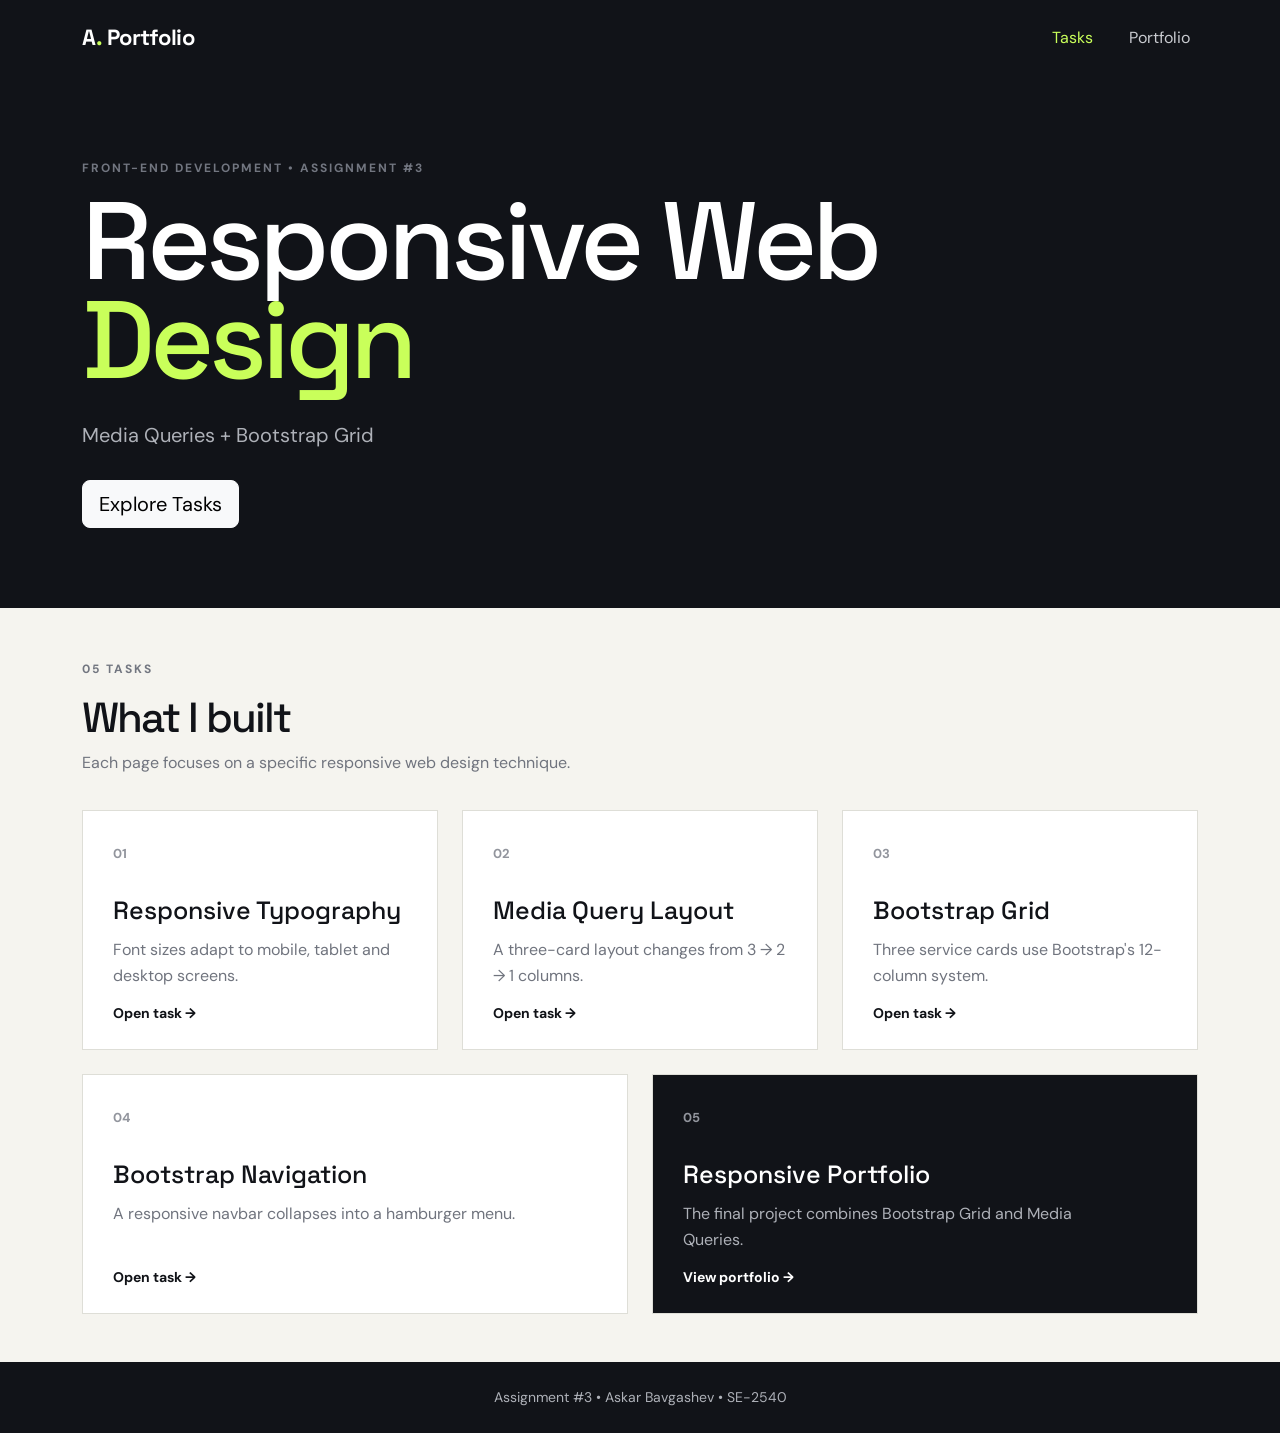
<file: index.html>
<!DOCTYPE html>
<html lang="en">
<head>
  <meta charset="UTF-8">
  <meta name="viewport" content="width=device-width, initial-scale=1.0">
  <title>Assignment #3 | Responsive Web Design</title>
  <link href="https://cdn.jsdelivr.net/npm/bootstrap@5.3.3/dist/css/bootstrap.min.css" rel="stylesheet">
  <link rel="stylesheet" href="css/style.css">
</head>
<body class="home-page">
  <nav class="navbar navbar-expand-lg navbar-dark site-nav">
    <div class="container">
      <a class="navbar-brand fw-bold" href="index.html">A<span>.</span> Portfolio</a>
      <button class="navbar-toggler" type="button" data-bs-toggle="collapse" data-bs-target="#homeNav">
        <span class="navbar-toggler-icon"></span>
      </button>
      <div class="collapse navbar-collapse" id="homeNav">
        <ul class="navbar-nav ms-auto">
          <li class="nav-item"><a class="nav-link active" href="index.html">Tasks</a></li>
          <li class="nav-item"><a class="nav-link" href="portfolio.html">Portfolio</a></li>
        </ul>
      </div>
    </div>
  </nav>

  <main>
    <section class="assignment-hero">
      <div class="container">
        <span class="eyebrow">FRONT-END DEVELOPMENT • ASSIGNMENT #3</span>
        <h1>Responsive Web<br><span>Design</span></h1>
        <p>Media Queries + Bootstrap Grid</p>
        <a href="#tasks" class="btn btn-light btn-lg">Explore Tasks</a>
      </div>
    </section>

    <section class="container py-5" id="tasks">
      <div class="section-title">
        <span class="eyebrow">05 TASKS</span>
        <h2>What I built</h2>
        <p>Each page focuses on a specific responsive web design technique.</p>
      </div>

      <div class="row g-4">
        <div class="col-12 col-md-6 col-lg-4">
          <a class="task-card" href="task0.html">
            <span class="task-number">01</span>
            <h3>Responsive Typography</h3>
            <p>Font sizes adapt to mobile, tablet and desktop screens.</p>
            <span class="task-link">Open task →</span>
          </a>
        </div>
        <div class="col-12 col-md-6 col-lg-4">
          <a class="task-card" href="task1.html">
            <span class="task-number">02</span>
            <h3>Media Query Layout</h3>
            <p>A three-card layout changes from 3 → 2 → 1 columns.</p>
            <span class="task-link">Open task →</span>
          </a>
        </div>
        <div class="col-12 col-md-6 col-lg-4">
          <a class="task-card" href="task2.html">
            <span class="task-number">03</span>
            <h3>Bootstrap Grid</h3>
            <p>Three service cards use Bootstrap's 12-column system.</p>
            <span class="task-link">Open task →</span>
          </a>
        </div>
        <div class="col-12 col-md-6 col-lg-6">
          <a class="task-card" href="task3.html">
            <span class="task-number">04</span>
            <h3>Bootstrap Navigation</h3>
            <p>A responsive navbar collapses into a hamburger menu.</p>
            <span class="task-link">Open task →</span>
          </a>
        </div>
        <div class="col-12 col-lg-6">
          <a class="task-card featured-task" href="portfolio.html">
            <span class="task-number">05</span>
            <h3>Responsive Portfolio</h3>
            <p>The final project combines Bootstrap Grid and Media Queries.</p>
            <span class="task-link">View portfolio →</span>
          </a>
        </div>
      </div>
    </section>
  </main>

  <footer class="simple-footer">Assignment #3 • Askar Bavgashev • SE-2540</footer>
  <script src="https://cdn.jsdelivr.net/npm/bootstrap@5.3.3/dist/js/bootstrap.bundle.min.js"></script>
</body>
</html>
</file>
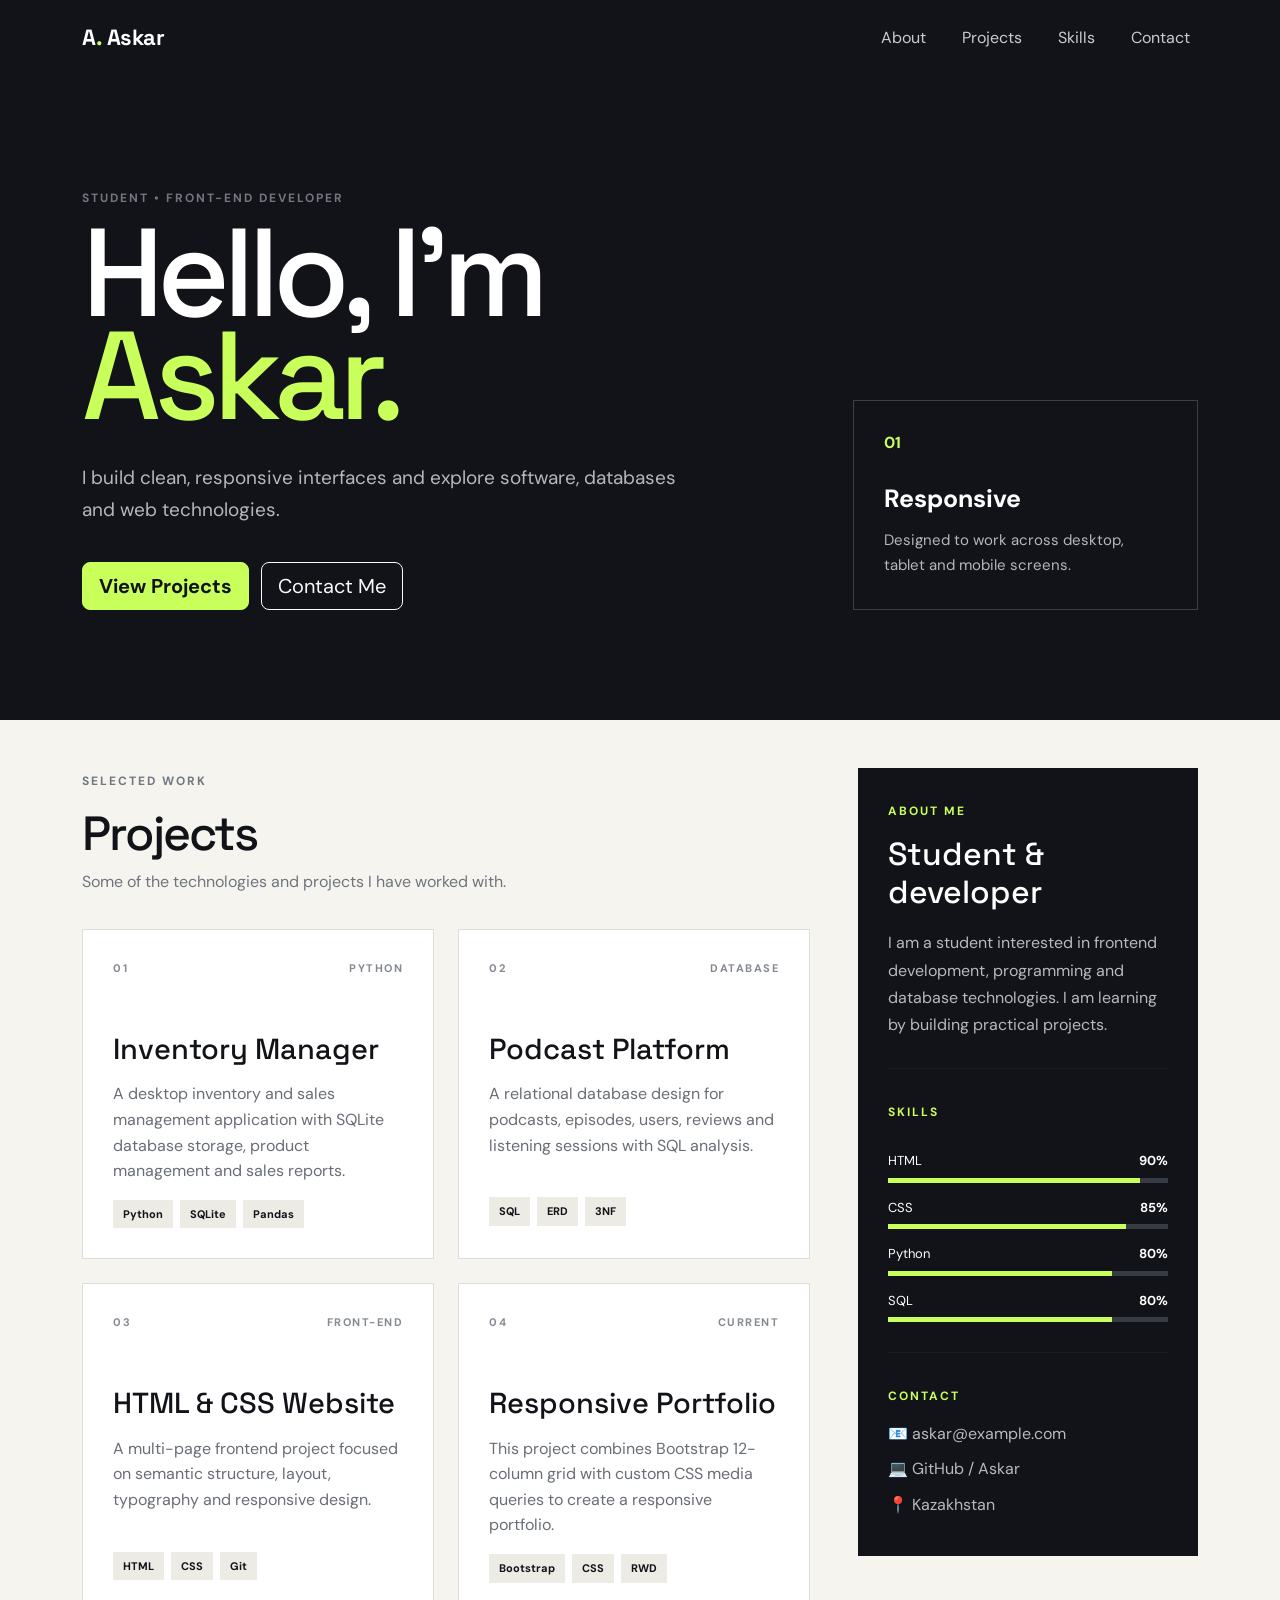
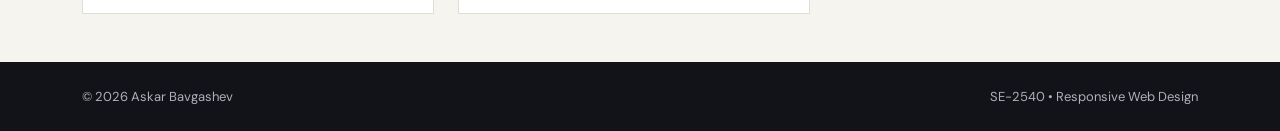
<file: portfolio.html>
<!DOCTYPE html>
<html lang="en">
<head>
  <meta charset="UTF-8">
  <meta name="viewport" content="width=device-width, initial-scale=1.0">
  <title>Askar | Responsive Portfolio</title>
  <link href="https://cdn.jsdelivr.net/npm/bootstrap@5.3.3/dist/css/bootstrap.min.css" rel="stylesheet">
  <link rel="stylesheet" href="css/style.css">
</head>
<body class="portfolio-page">

  <nav class="navbar navbar-expand-lg navbar-dark site-nav sticky-top">
    <div class="container">
      <a class="navbar-brand fw-bold" href="portfolio.html">A<span>.</span> Askar</a>
      <button class="navbar-toggler" type="button" data-bs-toggle="collapse"
              data-bs-target="#mainNav" aria-controls="mainNav"
              aria-expanded="false" aria-label="Toggle navigation">
        <span class="navbar-toggler-icon"></span>
      </button>
      <div class="collapse navbar-collapse" id="mainNav">
        <ul class="navbar-nav ms-auto">
          <li class="nav-item"><a class="nav-link" href="#about">About</a></li>
          <li class="nav-item"><a class="nav-link" href="#projects">Projects</a></li>
          <li class="nav-item"><a class="nav-link" href="#skills">Skills</a></li>
          <li class="nav-item"><a class="nav-link" href="#contact">Contact</a></li>
        </ul>
      </div>
    </div>
  </nav>

  <header class="portfolio-hero">
    <div class="container">
      <div class="hero-grid">
        <div>
          <span class="eyebrow">STUDENT • FRONT-END DEVELOPER</span>
          <h1>Hello, I'm<br><span>Askar.</span></h1>
          <p>
            I build clean, responsive interfaces and explore software,
            databases and web technologies.
          </p>
          <div class="hero-actions">
            <a href="#projects" class="btn btn-primary btn-lg">View Projects</a>
            <a href="#contact" class="btn btn-outline-light btn-lg">Contact Me</a>
          </div>
        </div>
        <div class="hero-stat">
          <span>01</span>
          <strong>Responsive</strong>
          <p>Designed to work across desktop, tablet and mobile screens.</p>
        </div>
      </div>
    </div>
  </header>

  <main class="container py-5">
    <div class="row g-5">

      <section class="col-12 col-lg-8" id="projects">
        <div class="section-title">
          <span class="eyebrow">SELECTED WORK</span>
          <h2>Projects</h2>
          <p>Some of the technologies and projects I have worked with.</p>
        </div>

        <div class="row g-4">
          <div class="col-12 col-md-6">
            <article class="portfolio-card">
              <div class="portfolio-card-top"><span>01</span><span>PYTHON</span></div>
              <h3>Inventory Manager</h3>
              <p>
                A desktop inventory and sales management application with
                SQLite database storage, product management and sales reports.
              </p>
              <div class="tags"><span>Python</span><span>SQLite</span><span>Pandas</span></div>
            </article>
          </div>

          <div class="col-12 col-md-6">
            <article class="portfolio-card">
              <div class="portfolio-card-top"><span>02</span><span>DATABASE</span></div>
              <h3>Podcast Platform</h3>
              <p>
                A relational database design for podcasts, episodes, users,
                reviews and listening sessions with SQL analysis.
              </p>
              <div class="tags"><span>SQL</span><span>ERD</span><span>3NF</span></div>
            </article>
          </div>

          <div class="col-12 col-md-6">
            <article class="portfolio-card">
              <div class="portfolio-card-top"><span>03</span><span>FRONT-END</span></div>
              <h3>HTML & CSS Website</h3>
              <p>
                A multi-page frontend project focused on semantic structure,
                layout, typography and responsive design.
              </p>
              <div class="tags"><span>HTML</span><span>CSS</span><span>Git</span></div>
            </article>
          </div>

          <div class="col-12 col-md-6">
            <article class="portfolio-card">
              <div class="portfolio-card-top"><span>04</span><span>CURRENT</span></div>
              <h3>Responsive Portfolio</h3>
              <p>
                This project combines Bootstrap 12-column grid with custom
                CSS media queries to create a responsive portfolio.
              </p>
              <div class="tags"><span>Bootstrap</span><span>CSS</span><span>RWD</span></div>
            </article>
          </div>
        </div>
      </section>

      <aside class="col-12 col-lg-4">
        <div class="portfolio-sidebar">
          <section id="about">
            <span class="eyebrow">ABOUT ME</span>
            <h2>Student & developer</h2>
            <p>
              I am a student interested in frontend development, programming
              and database technologies. I am learning by building practical
              projects.
            </p>
          </section>

          <hr>

          <section id="skills">
            <span class="eyebrow">SKILLS</span>
            <div class="skill-list">
              <div><span>HTML</span><strong>90%</strong></div>
              <div class="skill-bar"><i style="width:90%"></i></div>
              <div><span>CSS</span><strong>85%</strong></div>
              <div class="skill-bar"><i style="width:85%"></i></div>
              <div><span>Python</span><strong>80%</strong></div>
              <div class="skill-bar"><i style="width:80%"></i></div>
              <div><span>SQL</span><strong>80%</strong></div>
              <div class="skill-bar"><i style="width:80%"></i></div>
            </div>
          </section>

          <hr>

          <section id="contact">
            <span class="eyebrow">CONTACT</span>
            <p class="contact-line">📧 askar@example.com</p>
            <p class="contact-line">💻 GitHub / Askar</p>
            <p class="contact-line">📍 Kazakhstan</p>
          </section>
        </div>
      </aside>

    </div>
  </main>

  <footer class="portfolio-footer">
    <div class="container d-flex justify-content-between align-items-center">
      <span>© 2026 Askar Bavgashev</span>
      <span>SE-2540 • Responsive Web Design</span>
    </div>
  </footer>

  <script src="https://cdn.jsdelivr.net/npm/bootstrap@5.3.3/dist/js/bootstrap.bundle.min.js"></script>
</body>
</html>
</file>
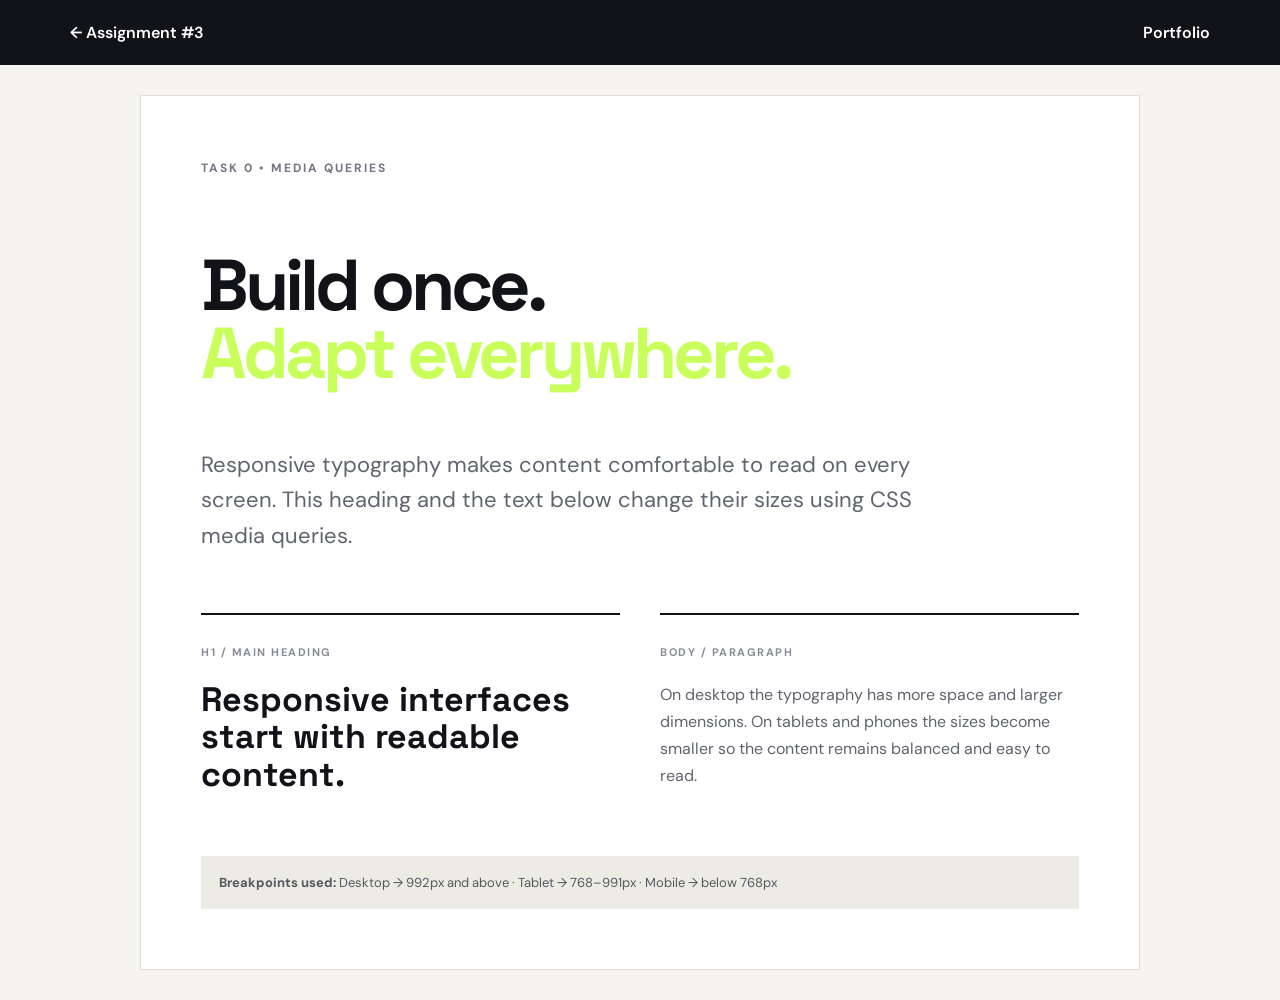
<file: task0.html>
<!DOCTYPE html>
<html lang="en">
<head>
  <meta charset="UTF-8">
  <meta name="viewport" content="width=device-width, initial-scale=1.0">
  <title>Task 0 | Responsive Typography</title>
  <link rel="stylesheet" href="css/style.css">
</head>
<body>
  <nav class="mini-nav"><a href="index.html">← Assignment #3</a><a href="portfolio.html">Portfolio</a></nav>

  <main class="container py-5">
    <section class="typography-demo">
      <span class="eyebrow">TASK 0 • MEDIA QUERIES</span>
      <h1>Build once.<br><span>Adapt everywhere.</span></h1>
      <p class="lead-text">
        Responsive typography makes content comfortable to read on every screen.
        This heading and the text below change their sizes using CSS media queries.
      </p>

      <div class="type-samples">
        <article>
          <span class="sample-label">H1 / MAIN HEADING</span>
          <h2>Responsive interfaces start with readable content.</h2>
        </article>
        <article>
          <span class="sample-label">BODY / PARAGRAPH</span>
          <p>
            On desktop the typography has more space and larger dimensions.
            On tablets and phones the sizes become smaller so the content remains
            balanced and easy to read.
          </p>
        </article>
      </div>

      <div class="breakpoint-note">
        <strong>Breakpoints used:</strong>
        Desktop → 992px and above · Tablet → 768–991px · Mobile → below 768px
      </div>
    </section>
  </main>
</body>
</html>
</file>
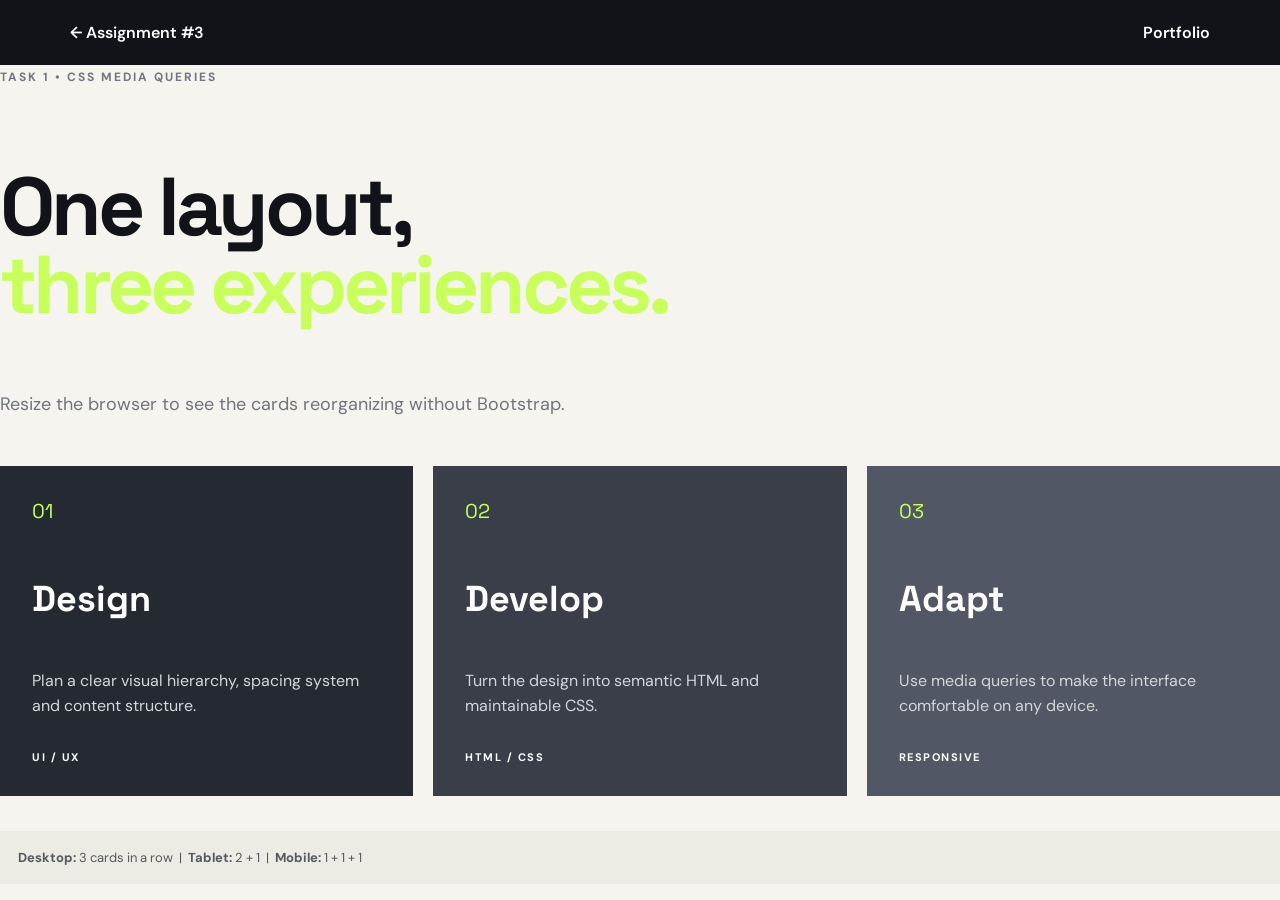
<file: task1.html>
<!DOCTYPE html>
<html lang="en">
<head>
  <meta charset="UTF-8">
  <meta name="viewport" content="width=device-width, initial-scale=1.0">
  <title>Task 1 | Responsive Layout</title>
  <link rel="stylesheet" href="css/style.css">
</head>
<body>
  <nav class="mini-nav"><a href="index.html">← Assignment #3</a><a href="portfolio.html">Portfolio</a></nav>

  <main class="container py-5">
    <section class="task-intro">
      <span class="eyebrow">TASK 1 • CSS MEDIA QUERIES</span>
      <h1>One layout,<br><span>three experiences.</span></h1>
      <p>Resize the browser to see the cards reorganizing without Bootstrap.</p>
    </section>

    <section class="responsive-cards">
      <article class="responsive-card card-one">
        <div class="card-icon">01</div>
        <h2>Design</h2>
        <p>Plan a clear visual hierarchy, spacing system and content structure.</p>
        <span>UI / UX</span>
      </article>
      <article class="responsive-card card-two">
        <div class="card-icon">02</div>
        <h2>Develop</h2>
        <p>Turn the design into semantic HTML and maintainable CSS.</p>
        <span>HTML / CSS</span>
      </article>
      <article class="responsive-card card-three">
        <div class="card-icon">03</div>
        <h2>Adapt</h2>
        <p>Use media queries to make the interface comfortable on any device.</p>
        <span>RESPONSIVE</span>
      </article>
    </section>

    <div class="layout-explanation">
      <strong>Desktop:</strong> 3 cards in a row &nbsp;|&nbsp;
      <strong>Tablet:</strong> 2 + 1 &nbsp;|&nbsp;
      <strong>Mobile:</strong> 1 + 1 + 1
    </div>
  </main>
</body>
</html>
</file>
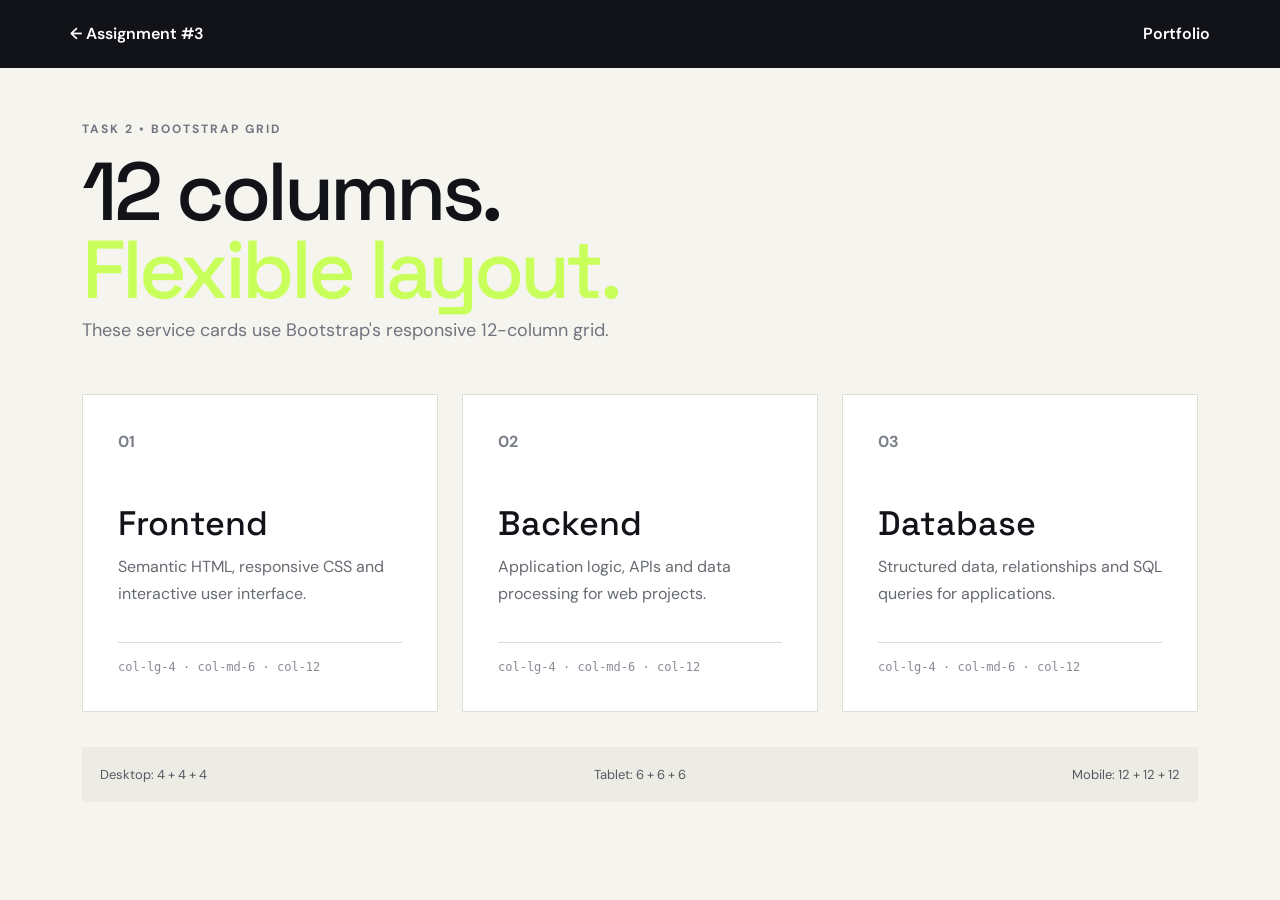
<file: task2.html>
<!DOCTYPE html>
<html lang="en">
<head>
  <meta charset="UTF-8">
  <meta name="viewport" content="width=device-width, initial-scale=1.0">
  <title>Task 2 | Bootstrap Grid</title>
  <link href="https://cdn.jsdelivr.net/npm/bootstrap@5.3.3/dist/css/bootstrap.min.css" rel="stylesheet">
  <link rel="stylesheet" href="css/style.css">
</head>
<body>
  <nav class="mini-nav"><a href="index.html">← Assignment #3</a><a href="portfolio.html">Portfolio</a></nav>

  <main class="container py-5">
    <section class="task-intro">
      <span class="eyebrow">TASK 2 • BOOTSTRAP GRID</span>
      <h1>12 columns.<br><span>Flexible layout.</span></h1>
      <p>These service cards use Bootstrap's responsive 12-column grid.</p>
    </section>

    <div class="row g-4 bootstrap-services">
      <div class="col-12 col-md-6 col-lg-4">
        <article class="service-card">
          <div class="service-icon">01</div>
          <h2>Frontend</h2>
          <p>Semantic HTML, responsive CSS and interactive user interface.</p>
          <div class="service-meta">col-lg-4 · col-md-6 · col-12</div>
        </article>
      </div>
      <div class="col-12 col-md-6 col-lg-4">
        <article class="service-card">
          <div class="service-icon">02</div>
          <h2>Backend</h2>
          <p>Application logic, APIs and data processing for web projects.</p>
          <div class="service-meta">col-lg-4 · col-md-6 · col-12</div>
        </article>
      </div>
      <div class="col-12 col-md-6 col-lg-4">
        <article class="service-card">
          <div class="service-icon">03</div>
          <h2>Database</h2>
          <p>Structured data, relationships and SQL queries for applications.</p>
          <div class="service-meta">col-lg-4 · col-md-6 · col-12</div>
        </article>
      </div>
    </div>

    <div class="grid-visual">
      <span>Desktop: 4 + 4 + 4</span>
      <span>Tablet: 6 + 6 + 6</span>
      <span>Mobile: 12 + 12 + 12</span>
    </div>
  </main>
</body>
</html>
</file>
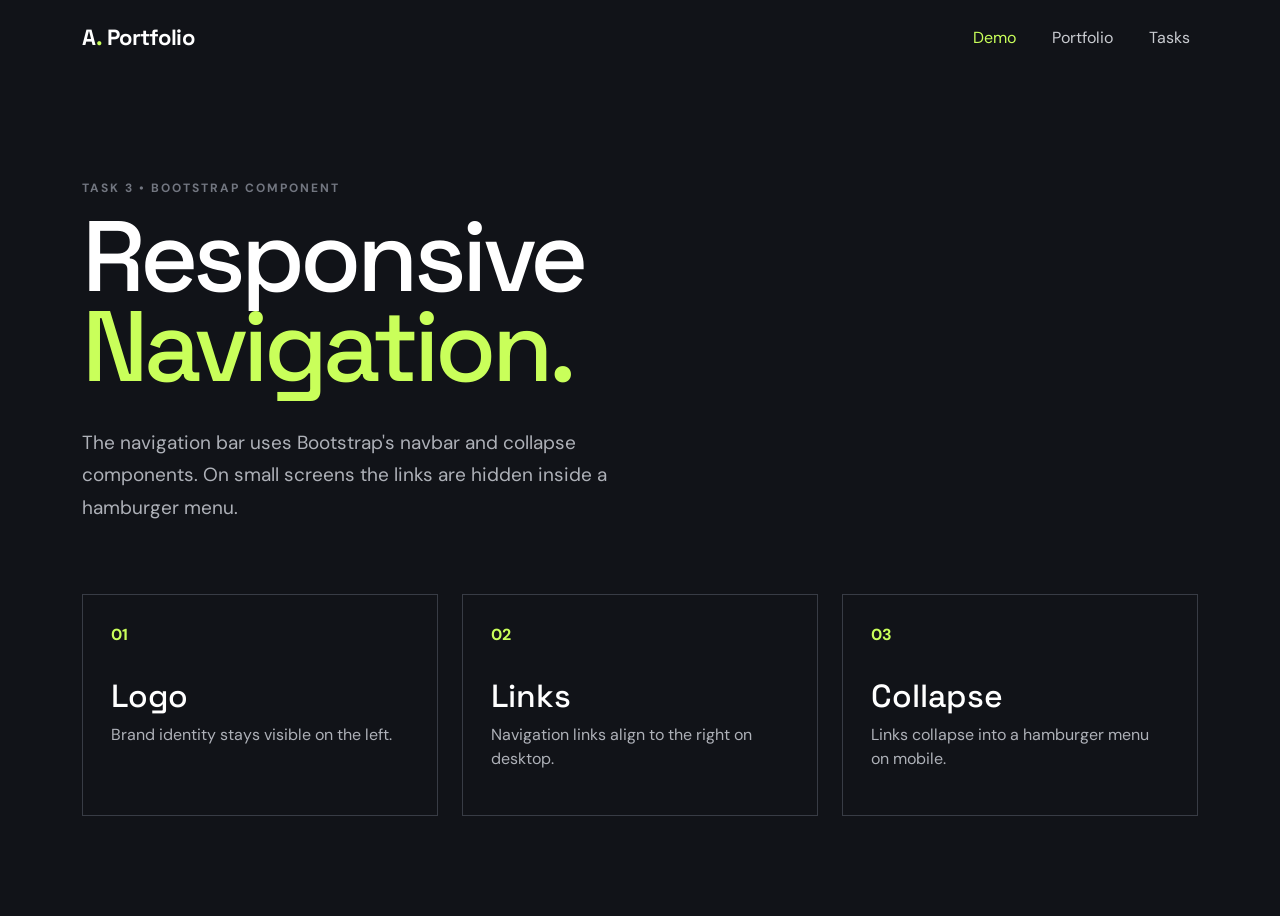
<file: task3.html>
<!DOCTYPE html>
<html lang="en">
<head>
  <meta charset="UTF-8">
  <meta name="viewport" content="width=device-width, initial-scale=1.0">
  <title>Task 3 | Bootstrap Navbar</title>
  <link href="https://cdn.jsdelivr.net/npm/bootstrap@5.3.3/dist/css/bootstrap.min.css" rel="stylesheet">
  <link rel="stylesheet" href="css/style.css">
</head>
<body>
  <nav class="navbar navbar-expand-lg navbar-dark site-nav">
    <div class="container">
      <a class="navbar-brand fw-bold" href="index.html">A<span>.</span> Portfolio</a>

      <button class="navbar-toggler" type="button" data-bs-toggle="collapse"
              data-bs-target="#portfolioNav" aria-controls="portfolioNav"
              aria-expanded="false" aria-label="Toggle navigation">
        <span class="navbar-toggler-icon"></span>
      </button>

      <div class="collapse navbar-collapse" id="portfolioNav">
        <ul class="navbar-nav ms-auto">
          <li class="nav-item"><a class="nav-link active" href="task3.html">Demo</a></li>
          <li class="nav-item"><a class="nav-link" href="portfolio.html">Portfolio</a></li>
          <li class="nav-item"><a class="nav-link" href="index.html">Tasks</a></li>
        </ul>
      </div>
    </div>
  </nav>

  <main class="navbar-demo">
    <div class="container">
      <span class="eyebrow">TASK 3 • BOOTSTRAP COMPONENT</span>
      <h1>Responsive<br><span>Navigation.</span></h1>
      <p>
        The navigation bar uses Bootstrap's navbar and collapse components.
        On small screens the links are hidden inside a hamburger menu.
      </p>

      <div class="navbar-features row g-4">
        <div class="col-12 col-md-4">
          <div><strong>01</strong><h2>Logo</h2><p>Brand identity stays visible on the left.</p></div>
        </div>
        <div class="col-12 col-md-4">
          <div><strong>02</strong><h2>Links</h2><p>Navigation links align to the right on desktop.</p></div>
        </div>
        <div class="col-12 col-md-4">
          <div><strong>03</strong><h2>Collapse</h2><p>Links collapse into a hamburger menu on mobile.</p></div>
        </div>
      </div>
    </div>
  </main>

  <script src="https://cdn.jsdelivr.net/npm/bootstrap@5.3.3/dist/js/bootstrap.bundle.min.js"></script>
</body>
</html>
</file>
<file: css/style.css>
@import url('https://fonts.googleapis.com/css2?family=DM+Sans:wght@400;500;600;700&family=Space+Grotesk:wght@500;600;700&display=swap');

:root {
  --dark: #111318;
  --dark-soft: #1a1d24;
  --paper: #f5f4ef;
  --white: #ffffff;
  --accent: #c9ff5a;
  --muted: #70747e;
  --border: #deded7;
}

* {
  box-sizing: border-box;
}

html {
  scroll-behavior: smooth;
}

body {
  margin: 0;
  background: var(--paper);
  color: var(--dark);
  font-family: "DM Sans", Arial, sans-serif;
}

h1, h2, h3, .navbar-brand {
  font-family: "Space Grotesk", Arial, sans-serif;
}

.site-nav {
  background: var(--dark);
  padding: 16px 0;
}

.site-nav .navbar-brand {
  font-size: 22px;
  letter-spacing: -0.5px;
}

.site-nav .navbar-brand span,
.assignment-hero h1 span,
.typography-demo h1 span,
.task-intro h1 span,
.navbar-demo h1 span,
.portfolio-hero h1 span {
  color: var(--accent);
}

.site-nav .nav-link {
  margin-left: 20px;
  color: #c9cbd0;
}

.site-nav .nav-link:hover,
.site-nav .nav-link.active {
  color: var(--accent);
}

.eyebrow {
  display: inline-block;
  margin-bottom: 15px;
  font-size: 12px;
  font-weight: 700;
  letter-spacing: 2px;
  color: #727680;
}

.assignment-hero {
  min-height: 520px;
  display: flex;
  align-items: center;
  background: var(--dark);
  color: white;
  padding: 80px 0;
}

.assignment-hero h1 {
  margin: 0;
  font-size: clamp(54px, 9vw, 110px);
  line-height: .9;
  letter-spacing: -5px;
}

.assignment-hero p {
  margin: 30px 0;
  color: #aeb1b8;
  font-size: 20px;
}

.section-title {
  margin-bottom: 35px;
}

.section-title h2 {
  margin: 0 0 8px;
  font-size: 42px;
  letter-spacing: -2px;
}

.section-title p {
  color: var(--muted);
}

.task-card {
  min-height: 240px;
  display: block;
  position: relative;
  padding: 30px;
  border: 1px solid var(--border);
  background: white;
  color: var(--dark);
  text-decoration: none;
  transition: .25s ease;
}

.task-card:hover {
  color: var(--dark);
  transform: translateY(-5px);
  border-color: var(--dark);
}

.task-card.featured-task {
  background: var(--dark);
  color: white;
}

.task-card.featured-task:hover {
  color: white;
}

.task-number {
  font-size: 13px;
  font-weight: 700;
  color: #92959d;
}

.task-card h3 {
  margin: 30px 0 12px;
  font-size: 25px;
}

.task-card p {
  max-width: 430px;
  color: #70747e;
  line-height: 1.6;
}

.featured-task p {
  color: #aeb1b8;
}

.task-link {
  position: absolute;
  bottom: 25px;
  font-weight: 700;
  font-size: 14px;
}

.simple-footer {
  padding: 25px;
  background: var(--dark);
  color: #aeb1b8;
  text-align: center;
  font-size: 14px;
}

/* Shared task pages */
.mini-nav {
  display: flex;
  justify-content: space-between;
  padding: 22px max(20px, calc((100% - 1140px) / 2));
  background: var(--dark);
}

.mini-nav a {
  color: white;
  text-decoration: none;
  font-weight: 600;
}

.mini-nav a:hover {
  color: var(--accent);
}

.task-intro {
  margin-bottom: 50px;
}

.task-intro h1 {
  font-size: clamp(48px, 7vw, 82px);
  line-height: .95;
  letter-spacing: -4px;
}

.task-intro p {
  color: var(--muted);
  font-size: 18px;
}

/* Task 0 */
.typography-demo {
  max-width: 1000px;
  margin: 30px auto;
  padding: 60px;
  background: white;
  border: 1px solid var(--border);
}

.typography-demo h1 {
  font-size: 72px;
  line-height: .95;
  letter-spacing: -4px;
}

.lead-text {
  max-width: 760px;
  margin: 30px 0 60px;
  color: #60646d;
  font-size: 22px;
  line-height: 1.6;
}

.type-samples {
  display: grid;
  grid-template-columns: 1fr 1fr;
  gap: 40px;
}

.type-samples article {
  padding-top: 25px;
  border-top: 2px solid var(--dark);
}

.sample-label {
  font-size: 11px;
  font-weight: 700;
  letter-spacing: 1.5px;
  color: #888c94;
}

.type-samples h2 {
  margin-top: 20px;
  font-size: 34px;
  line-height: 1.1;
}

.type-samples p {
  margin-top: 20px;
  color: #60646d;
  line-height: 1.7;
}

.breakpoint-note,
.layout-explanation,
.grid-visual {
  margin-top: 35px;
  padding: 18px;
  background: #ecebe4;
  font-size: 13px;
  color: #555960;
}

/* Task 1 */
.responsive-cards {
  display: flex;
  flex-wrap: wrap;
  gap: 20px;
}

.responsive-card {
  flex: 1 1 calc(33.333% - 14px);
  min-height: 330px;
  padding: 32px;
  color: white;
  display: flex;
  flex-direction: column;
  justify-content: flex-end;
}

.card-one { background: #252932; }
.card-two { background: #393e49; }
.card-three { background: #515764; }

.card-icon {
  margin-bottom: auto;
  font-family: "Space Grotesk";
  font-size: 20px;
  color: var(--accent);
}

.responsive-card h2 {
  font-size: 36px;
}

.responsive-card p {
  color: #d4d6da;
  line-height: 1.6;
}

.responsive-card > span {
  margin-top: 15px;
  font-size: 11px;
  font-weight: 700;
  letter-spacing: 1.5px;
}

/* Task 2 */
.bootstrap-services .service-card {
  height: 100%;
  padding: 35px;
  background: white;
  border: 1px solid var(--border);
  transition: .25s ease;
}

.service-card:hover {
  transform: translateY(-5px);
}

.service-icon {
  color: #7b8089;
  font-weight: 700;
  margin-bottom: 50px;
}

.service-card h2 {
  font-size: 34px;
}

.service-card p {
  color: #666a72;
  line-height: 1.7;
}

.service-meta {
  margin-top: 35px;
  padding-top: 15px;
  border-top: 1px solid var(--border);
  font-family: monospace;
  font-size: 12px;
  color: #888c94;
}

.grid-visual {
  display: flex;
  justify-content: space-between;
  gap: 15px;
}

/* Task 3 */
.navbar-demo {
  min-height: calc(100vh - 74px);
  padding: 100px 0;
  background: var(--dark);
  color: white;
}

.navbar-demo h1 {
  font-size: clamp(55px, 9vw, 100px);
  line-height: .9;
  letter-spacing: -5px;
}

.navbar-demo > .container > p {
  max-width: 600px;
  margin: 35px 0 70px;
  color: #aeb1b8;
  font-size: 19px;
  line-height: 1.7;
}

.navbar-features > div > div {
  height: 100%;
  padding: 28px;
  border: 1px solid #383c45;
}

.navbar-features strong {
  color: var(--accent);
}

.navbar-features h2 {
  margin-top: 30px;
}

.navbar-features p {
  color: #aeb1b8;
}

/* Task 4 */
.portfolio-page {
  background: var(--paper);
}

.portfolio-hero {
  padding: 110px 0;
  background: var(--dark);
  color: white;
}

.hero-grid {
  display: grid;
  grid-template-columns: 2fr 1fr;
  gap: 80px;
  align-items: end;
}

.portfolio-hero h1 {
  font-size: clamp(65px, 10vw, 125px);
  line-height: .82;
  letter-spacing: -7px;
}

.portfolio-hero p {
  max-width: 620px;
  margin: 35px 0;
  color: #b4b7be;
  font-size: 19px;
  line-height: 1.7;
}

.hero-actions {
  display: flex;
  gap: 12px;
}

.btn-primary {
  background: var(--accent);
  border-color: var(--accent);
  color: var(--dark);
  font-weight: 700;
}

.btn-primary:hover {
  background: white;
  border-color: white;
  color: var(--dark);
}

.hero-stat {
  padding: 30px;
  border: 1px solid #3b3e47;
}

.hero-stat span {
  color: var(--accent);
  font-weight: 700;
}

.hero-stat strong {
  display: block;
  margin: 25px 0 10px;
  font-size: 25px;
}

.hero-stat p {
  margin: 0;
  font-size: 15px;
}

.portfolio-page .section-title h2 {
  font-size: 48px;
}

.portfolio-card {
  height: 100%;
  padding: 30px;
  background: white;
  border: 1px solid var(--border);
  transition: .25s ease;
}

.portfolio-card:hover {
  transform: translateY(-5px);
}

.portfolio-card-top {
  display: flex;
  justify-content: space-between;
  color: #858991;
  font-size: 11px;
  font-weight: 700;
  letter-spacing: 1.5px;
}

.portfolio-card h3 {
  margin: 55px 0 15px;
  font-size: 29px;
}

.portfolio-card p {
  min-height: 100px;
  color: #696d75;
  line-height: 1.6;
}

.tags {
  display: flex;
  flex-wrap: wrap;
  gap: 7px;
}

.tags span {
  padding: 6px 10px;
  background: #ecebe4;
  font-size: 11px;
  font-weight: 700;
}

.portfolio-sidebar {
  position: sticky;
  top: 100px;
  padding: 30px;
  background: var(--dark);
  color: white;
}

.portfolio-sidebar h2 {
  margin-bottom: 18px;
}

.portfolio-sidebar p {
  color: #b6b9c0;
  line-height: 1.7;
}

.portfolio-sidebar hr {
  margin: 30px 0;
  border-color: #393d45;
}

.portfolio-sidebar .eyebrow {
  color: var(--accent);
}

.skill-list > div:not(.skill-bar) {
  display: flex;
  justify-content: space-between;
  margin-top: 15px;
  font-size: 13px;
}

.skill-bar {
  height: 5px;
  margin-top: 7px;
  background: #373b43;
}

.skill-bar i {
  display: block;
  height: 100%;
  background: var(--accent);
}

.contact-line {
  margin-bottom: 8px;
}

.portfolio-footer {
  padding: 25px 0;
  background: var(--dark);
  color: #aeb1b8;
  font-size: 13px;
}

/* Tablet */
@media (max-width: 991px) {
  .assignment-hero {
    min-height: 450px;
  }

  .assignment-hero h1 {
    font-size: 75px;
  }

  .typography-demo {
    padding: 45px;
  }

  .typography-demo h1 {
    font-size: 58px;
  }

  .responsive-card {
    flex-basis: calc(50% - 10px);
  }

  .responsive-card:last-child {
    flex-basis: 100%;
  }

  .grid-visual {
    flex-direction: column;
  }

  .hero-grid {
    grid-template-columns: 1fr;
    gap: 45px;
  }

  .portfolio-sidebar {
    position: static;
  }

  .portfolio-hero {
    padding: 80px 0;
  }
}

/* Mobile */
@media (max-width: 575px) {
  .site-nav {
    padding: 12px 0;
  }

  .site-nav .nav-link {
    margin-left: 0;
  }

  .assignment-hero {
    min-height: 430px;
    padding: 60px 0;
  }

  .assignment-hero h1 {
    font-size: 55px;
    letter-spacing: -3px;
  }

  .assignment-hero p {
    font-size: 17px;
  }

  .section-title h2 {
    font-size: 35px;
  }

  .task-card {
    min-height: 220px;
  }

  .task-intro h1 {
    font-size: 52px;
    letter-spacing: -3px;
  }

  .typography-demo {
    padding: 28px 22px;
  }

  .typography-demo h1 {
    font-size: 40px;
    letter-spacing: -2px;
  }

  .lead-text {
    font-size: 17px;
  }

  .type-samples {
    grid-template-columns: 1fr;
    gap: 30px;
  }

  .type-samples h2 {
    font-size: 27px;
  }

  .responsive-cards {
    flex-direction: column;
  }

  .responsive-card,
  .responsive-card:last-child {
    flex-basis: 100%;
    min-height: 280px;
  }

  .navbar-demo {
    padding: 70px 0;
  }

  .navbar-demo h1 {
    font-size: 58px;
    letter-spacing: -3px;
  }

  .portfolio-hero {
    padding: 70px 0;
  }

  .portfolio-hero h1 {
    font-size: 65px;
    letter-spacing: -4px;
  }

  .hero-actions {
    flex-direction: column;
  }

  .hero-actions .btn {
    width: 100%;
  }

  .portfolio-page .section-title h2 {
    font-size: 40px;
  }

  .portfolio-card h3 {
    margin-top: 40px;
  }

  .portfolio-card p {
    min-height: auto;
  }

  .portfolio-footer .container {
    flex-direction: column;
    gap: 8px;
    text-align: center;
  }
}
</file>
